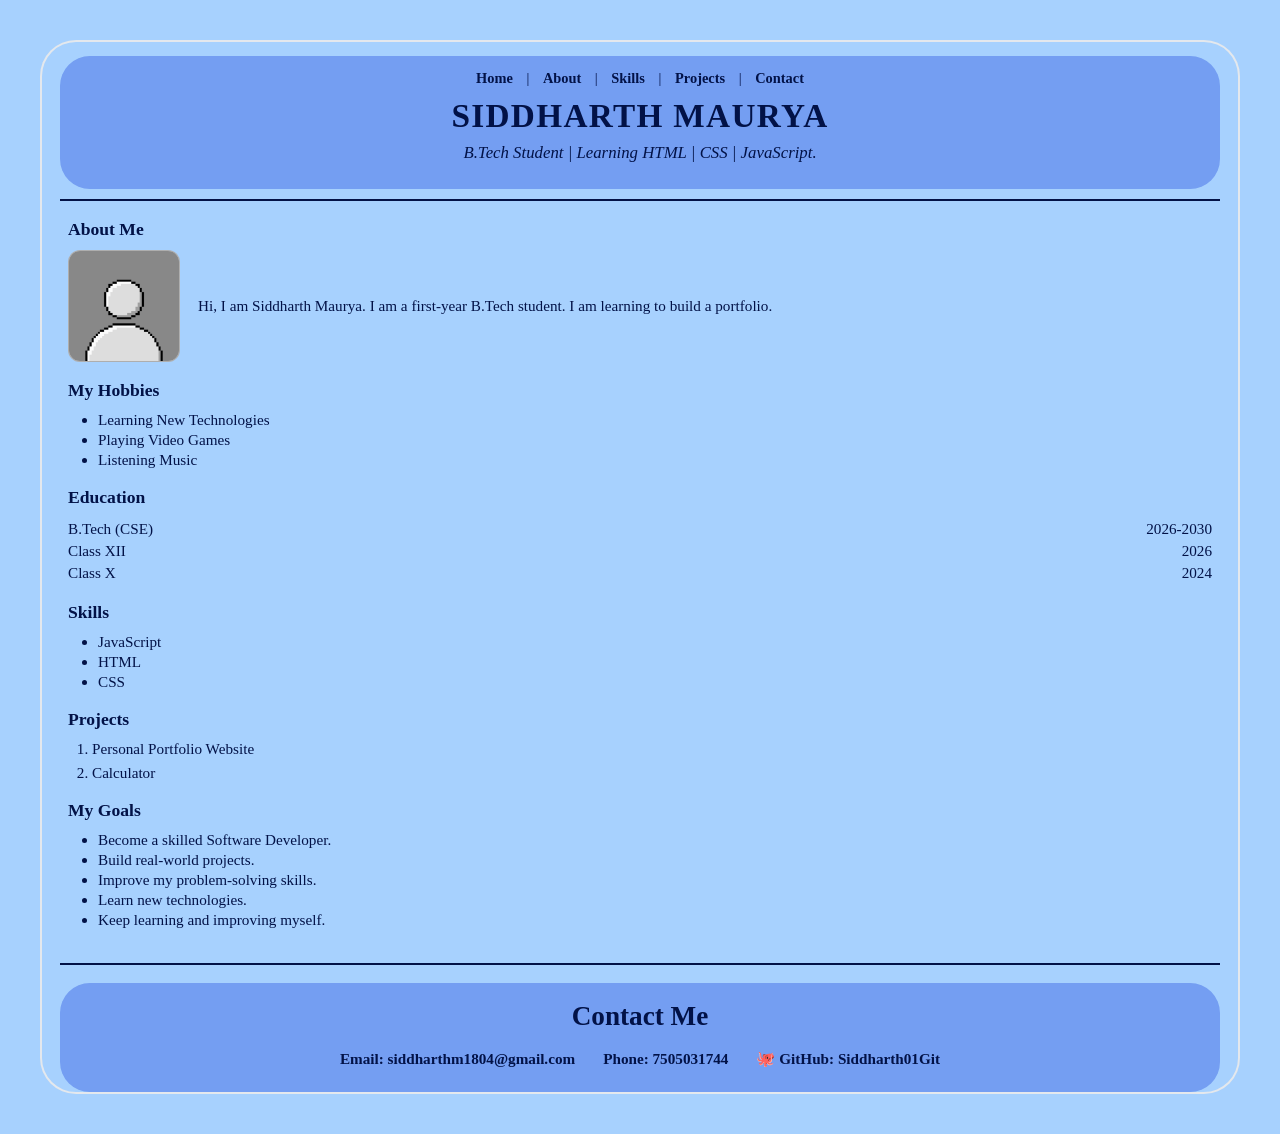
<file: Assignment 01/index.html>
<!DOCTYPE html>
<html lang="en">
<head>
    <meta charset="UTF-8">
    <meta name="viewport" content="width=device-width, initial-scale=1.0">
    <title>Siddharth Maurya | Portfolio</title>
</head>
<body>
    <style>
        :root {
            --page-bg: rgb(167, 209, 254);
            --panel-bg: rgb(116, 158, 242);
            --text: rgb(2, 18, 71);
            --line: rgb(2, 18, 71);
            --card-bg: rgba(255, 255, 255, 0.08);
        }

        * {
            box-sizing: border-box;
        }

        body {
            margin: 40px;
            background: var(--page-bg);
            color: var(--text);
            font-family: Georgia, 'Times New Roman', serif;
        }

        .container {
            width: 100%;
            min-height: calc(100vh - 80px);
            border: 2px solid rgba(236, 236, 236, 0.9);
            border-radius: 36px;
            padding: 14px 18px 0;
            background: var(--page-bg);
        }

        .top-bar {
            background: var(--panel-bg);
            border-radius: 30px;
            padding: 14px 16px 18px;
            margin-bottom: 8px;
        }

        nav {
            text-align: center;
            font-size: 0.9rem;
            margin-bottom: 8px;
        }

        nav a {
            color: var(--text);
            text-decoration: none;
            margin: 0 10px;
            font-weight: 600;
        }

        nav a:hover {
            text-decoration: underline;
        }

        .hero {
            text-align: center;
            padding: 2px 0 8px;
        }

        .hero h1 {
            margin: 0;
            font-size: clamp(2rem, 2.6vw, 2.7rem);
            letter-spacing: 0.04em;
            font-weight: 700;
        }

        .hero p {
            margin: 8px 0 0;
            font-size: 1.05rem;
            font-weight: 500;
            font-style: italic;
        }

        .divider {
            border-top: 2px solid var(--line);
            margin: 10px 0 15px;
        }

        .content {
            padding: 0 8px 12px;
        }

        h2 {
            margin: 18px 0 10px;
            font-size: 1.1rem;
            font-weight: 700;
        }

        .profile {
            display: flex;
            align-items: center;
            gap: 18px;
            margin-bottom: 18px;
        }

        .profile img {
            width: 112px;
            height: 112px;
            object-fit: cover;
            border-radius: 12px;
            background: #d9d9d9;
            border: 1px solid rgba(0,0,0,0.2);
        }

        .profile p {
            margin: 0;
            font-size: 0.95rem;
            line-height: 1.5;
        }

        ul {
            margin: 0 0 12px 20px;
            padding-left: 10px;
        }

        li {
            margin: 2px 0;
            font-size: 0.95rem;
        }

        .edu-table {
            width: 100%;
            border-collapse: collapse;
            margin-top: 4px;
        }

        .edu-table td {
            padding: 2px 0;
            font-size: 0.95rem;
        }

        .edu-table td:last-child {
            text-align: right;
            padding-left: 18px;
        }

        .projects {
            margin: 10px 0 0;
            padding-left: 24px;
        }

        .projects li {
            list-style: decimal;
            margin: 6px 0;
        }

        .contact {
            background: var(--panel-bg);
            border-radius: 30px;
            padding: 18px 20px 24px;
            margin-top: 18px;
            text-align: center;
        }

        .contact h1 {
            margin: 0 0 18px;
            font-size: clamp(1.7rem, 2vw, 2.2rem);
        }

        .contact-row {
            display: flex;
            justify-content: center;
            flex-wrap: wrap;
            gap: 28px;
            font-size: 0.95rem;
            font-weight: 600;
        }

        .contact-row span {
            white-space: nowrap;
        }

        @media (max-width: 700px) {
            body {
                margin: 16px;
            }

            .container {
                padding: 12px 12px 0;
            }

            nav {
                font-size: 0.74rem;
            }

            nav a {
                margin: 0 6px;
            }

            .profile {
                flex-direction: column;
                align-items: flex-start;
            }

            .contact-row {
                gap: 12px;
            }
        }
    </style>
</head>
    <div class="container">
        <header class="top-bar">
            <nav>
                <a href="index.html">Home</a> |
                <a href="about.html">About</a> |
                <a href="skills.html">Skills</a> |
                <a href="projects.html">Projects</a> |
                <a href="contact.html">Contact</a>
            </nav>
            <div class="hero">
                <h1>SIDDHARTH MAURYA</h1>
                <p>B.Tech Student | Learning HTML | CSS | JavaScript.</p>
            </div>
        </header>

        <div class="divider"></div>

        <main class="content">
            <section>
                <h2>About Me</h2>
                <div class="profile">
                    <img src="947163365467588079.jpg" alt="Siddharth Maurya profile picture" />
                    <p>Hi, I am Siddharth Maurya. I am a first-year B.Tech student. I am learning to build a portfolio.</p>
                </div>
            </section>

            <section>
                <h2>My Hobbies</h2>
                <ul>
                    <li>Learning New Technologies</li>
                    <li>Playing Video Games</li>
                    <li>Listening Music</li>
                </ul>
            </section>

            <section>
                <h2>Education</h2>
                <table class="edu-table">
                    <tr>
                        <td>B.Tech (CSE)</td>
                        <td>2026-2030</td>
                    </tr>
                    <tr>
                        <td>Class XII</td>
                        <td>2026</td>
                    </tr>
                    <tr>
                        <td>Class X</td>
                        <td>2024</td>
                    </tr>
                </table>
            </section>

            <section>
                <h2>Skills</h2>
                <ul>
                    <li>JavaScript</li>
                    <li>HTML</li>
                    <li>CSS</li>
                </ul>
            </section>

            <section>
                <h2>Projects</h2>
                <ol class="projects">
                    <li>Personal Portfolio Website</li>
                    <li>Calculator</li>
                </ol>
            </section>

            <section>
                <h2>My Goals</h2>
                <ul>
                    <li>Become a skilled Software Developer.</li>
                    <li>Build real-world projects.</li>
                    <li>Improve my problem-solving skills.</li>
                    <li>Learn new technologies.</li>
                    <li>Keep learning and improving myself.</li>
                </ul>
            </section>
        </main>

        <div class="divider"></div>

        <footer class="contact">
            <h1>Contact Me</h1>
            <div class="contact-row">
                <span>Email: siddharthm1804@gmail.com</span>
                <span>Phone: 7505031744</span>
                <span>🐙 GitHub: Siddharth01Git</span>
            </div>
        </footer>
    </div>
</body>
</html>
</file>
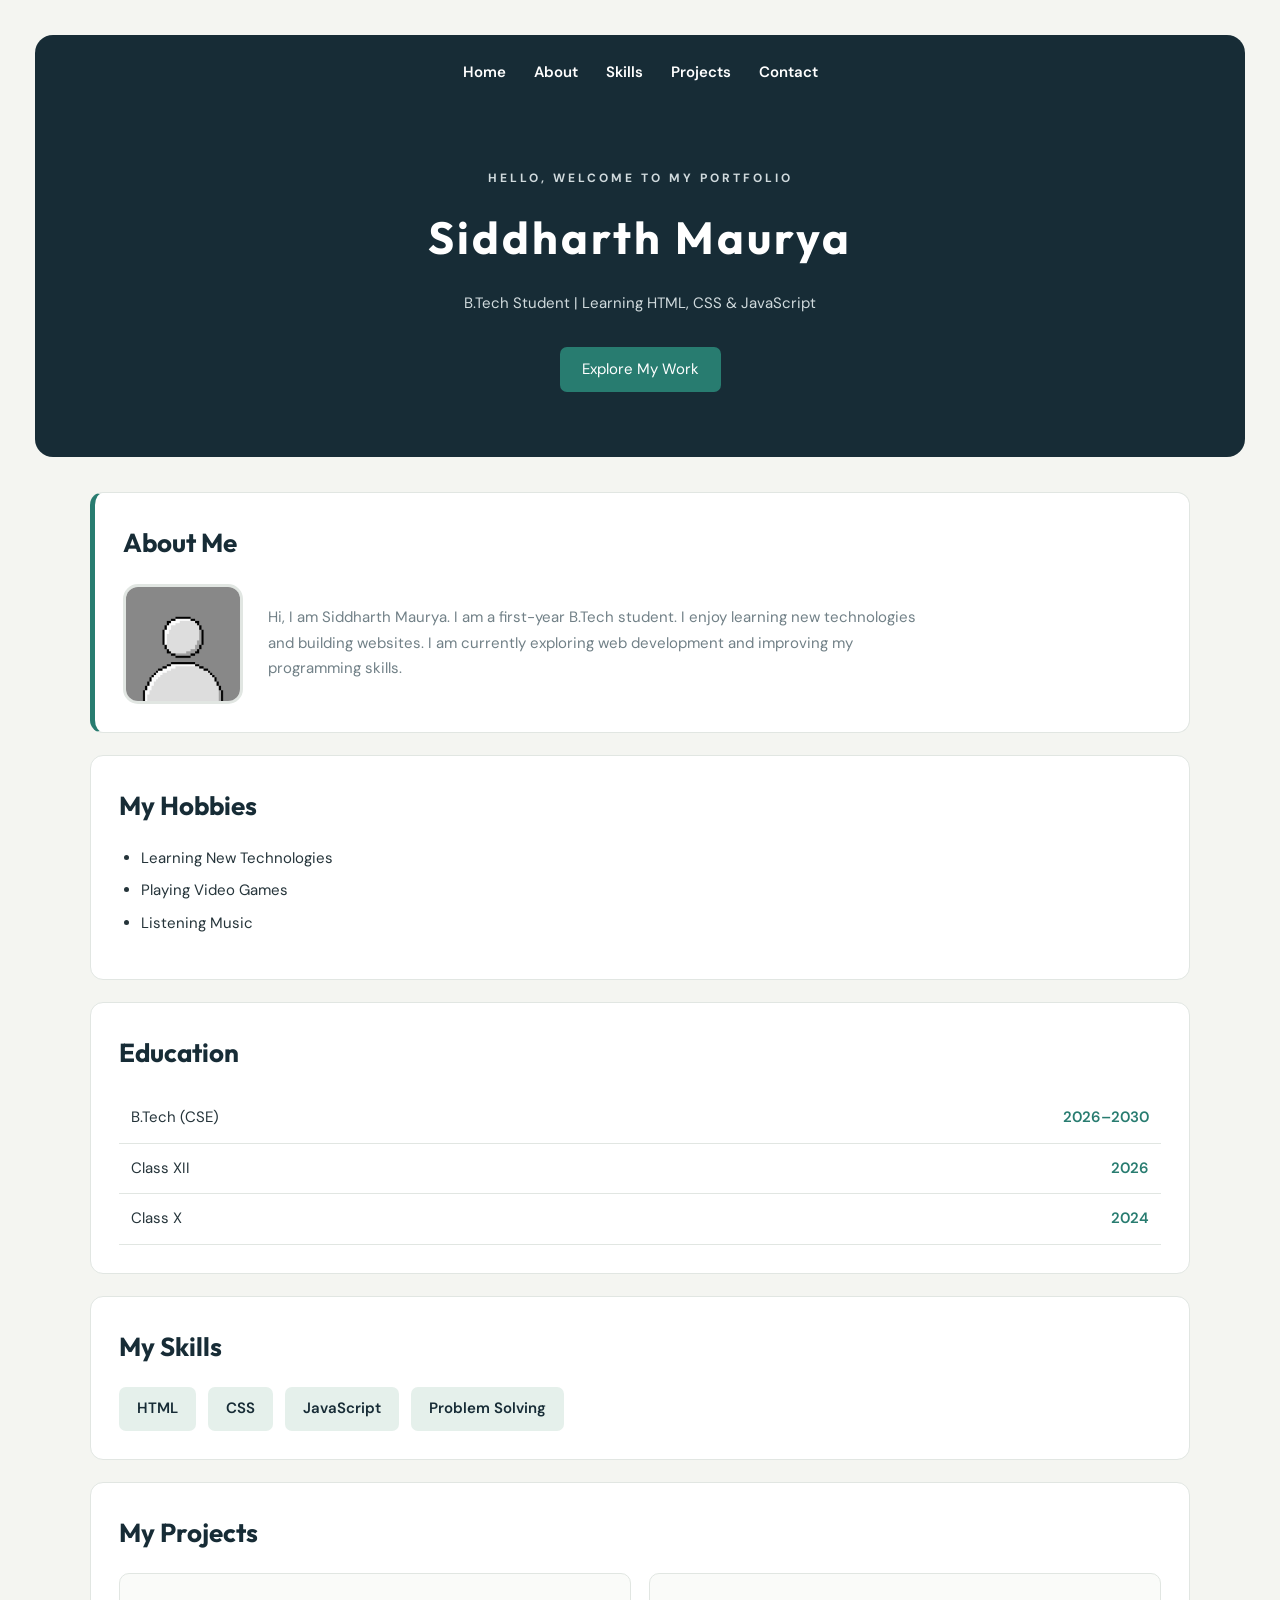
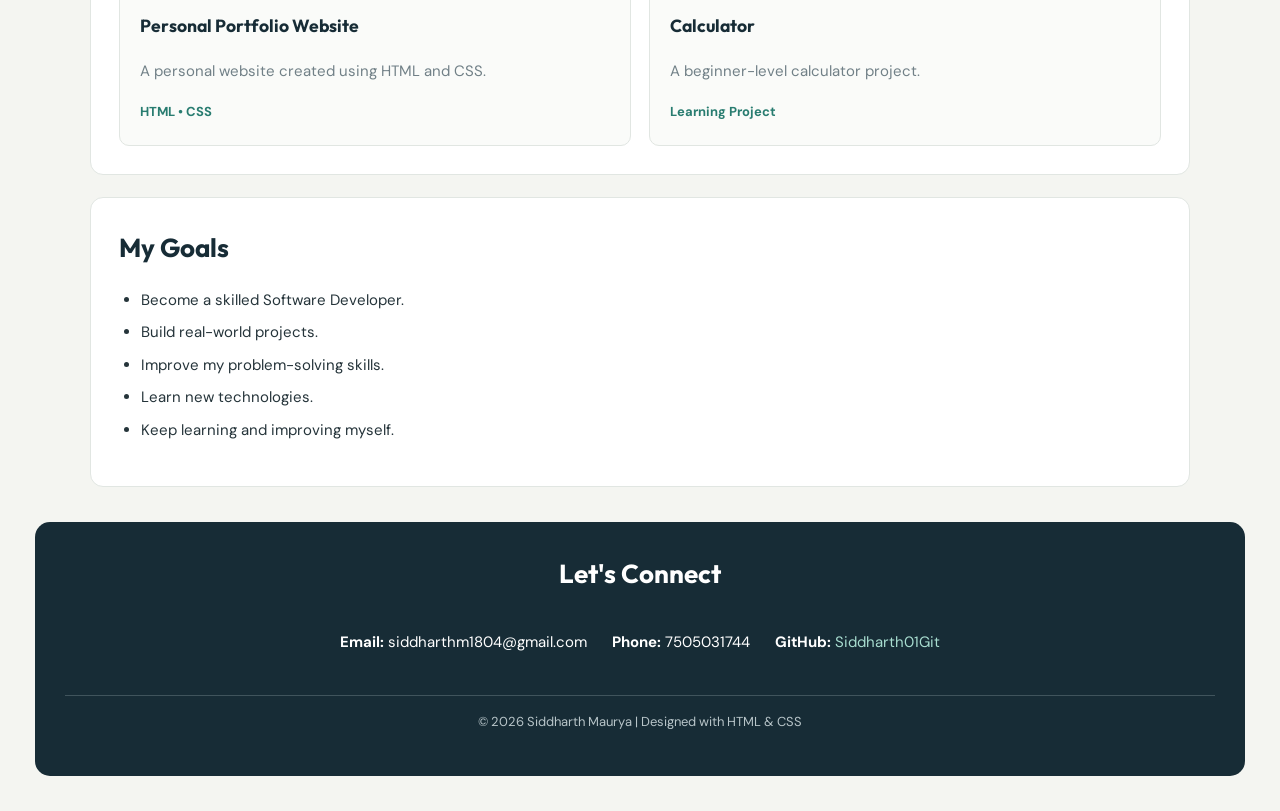
<file: Assignment 04/index.html>
<!DOCTYPE html>
<html lang="en">
<head>
    <meta charset="UTF-8">
    <meta name="viewport" content="width=device-width, initial-scale=1.0">
    <title>Siddharth Maurya | Portfolio</title>
    <link rel="stylesheet" href="style.css">
</head>
<body>
    <header id="home">
        <nav class="navbar">
            <a href="#home">Home</a>
            <a href="#about">About</a>
            <a href="#skills">Skills</a>
            <a href="#projects">Projects</a>
            <a href="#contact">Contact</a>
        </nav>

        <div class="hero-content">
            <p class="eyebrow">HELLO, WELCOME TO MY PORTFOLIO</p>
            <h1>Siddharth Maurya</h1>
            <p>B.Tech Student | Learning HTML, CSS & JavaScript</p>
            <a href="#projects" class="hero-button">Explore My Work</a>
        </div>
    </header>

    <main>

        <section id="about" class="card about-card">
            <h2>About Me</h2>

            <div class="about-content">
                <img src="947163365467588079.jpg"
                     alt="Siddharth Maurya Profile Photo">

                <p>
                    Hi, I am Siddharth Maurya. I am a first-year
                    B.Tech student. I enjoy learning new technologies
                    and building websites. I am currently exploring
                    web development and improving my programming skills.
                </p>
            </div>
        </section>

        <section id="hobbies" class="card">
            <h2>My Hobbies</h2>

            <ul>
                <li>Learning New Technologies</li>
                <li>Playing Video Games</li>
                <li>Listening Music</li>
            </ul>
        </section>

        <section id="education" class="card">
            <h2>Education</h2>

            <table>
                <tr>
                    <td>B.Tech (CSE)</td>
                    <td>2026–2030</td>
                </tr>
                <tr>
                    <td>Class XII</td>
                    <td>2026</td>
                </tr>
                <tr>
                    <td>Class X</td>
                    <td>2024</td>
                </tr>
            </table>
        </section>

        <section id="skills" class="card">
            <h2>My Skills</h2>

            <div class="skill-list">
                <span>HTML</span>
                <span>CSS</span>
                <span>JavaScript</span>
                <span>Problem Solving</span>
            </div>
        </section>

        <section id="projects" class="card">
            <h2>My Projects</h2>

            <div class="project-list">

                <article class="project-item">
                    <h3>Personal Portfolio Website</h3>
                    <p>A personal website created using HTML and CSS.</p>
                    <span class="project-tag">HTML • CSS</span>
                </article>

                <article class="project-item">
                    <h3>Calculator</h3>
                    <p>A beginner-level calculator project.</p>
                    <span class="project-tag">Learning Project</span>
                </article>

            </div>
        </section>

        <section id="goals" class="card">
            <h2>My Goals</h2>

            <ul>
                <li>Become a skilled Software Developer.</li>
                <li>Build real-world projects.</li>
                <li>Improve my problem-solving skills.</li>
                <li>Learn new technologies.</li>
                <li>Keep learning and improving myself.</li>
            </ul>
        </section>

    </main>

    <footer id="contact">
        <h2>Let's Connect</h2>

        <div class="contact-links">
            <p><strong>Email:</strong> siddharthm1804@gmail.com</p>
            <p><strong>Phone:</strong> 7505031744</p>

            <p><strong>GitHub:</strong>
                <a href="https://github.com/Siddharth01Git"
                   target="_blank">
                    Siddharth01Git
                </a>
            </p>
        </div>

        <p class="copyright">
            ©️ 2026 Siddharth Maurya | Designed with HTML & CSS
        </p>
    </footer>
</body>
</html>
</file>
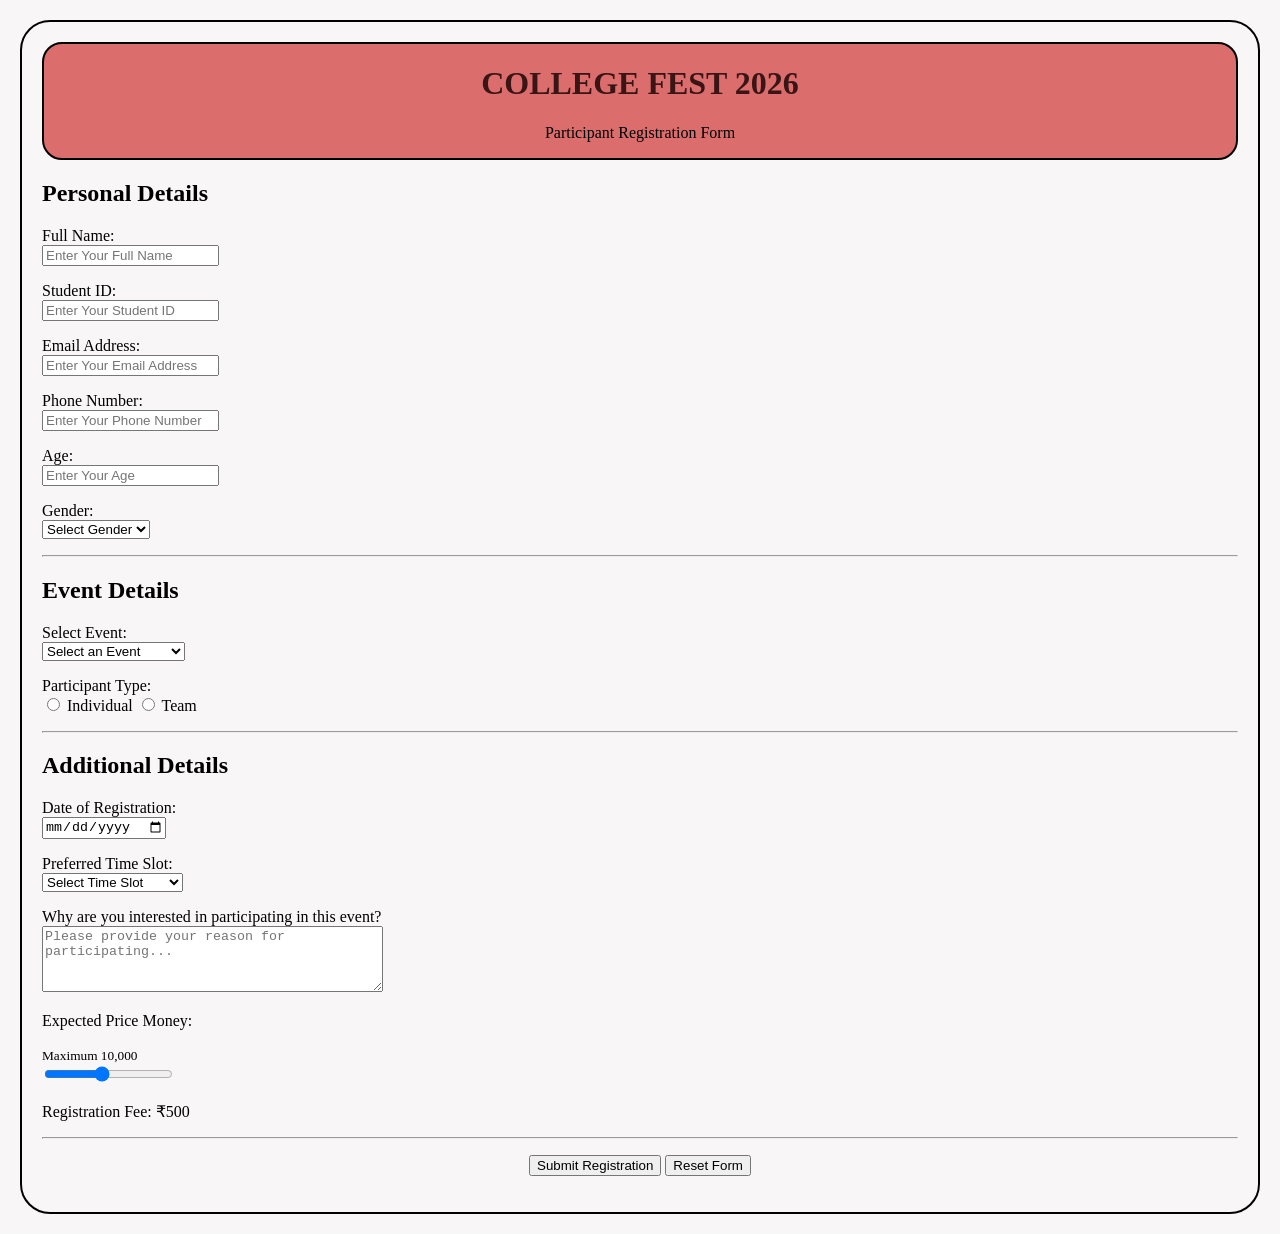
<file: Assignment 02/form.html>
<!DOCTYPE html>
<html lang="en">
<head>
    <meta charset="UTF-8">
    <meta name="viewport" content="width=device-width, initial-scale=1.0">
    <title>COLLEGE FEST | Form</title>
</head>
<body>
    <style>
    body {
        background-color: rgb(248, 246, 246);
        border: 2px solid black;
        border-radius: 30px;
        padding: 20px;
        margin: 20px;
    }
</style>


<div style="border: 2px solid black;
            background-color: rgb(219, 109, 109);
            border-radius: 20px;">
    <header>
        <h1 style="text-align: center; color: rgb(58, 21, 21);">COLLEGE FEST 2026</h1>
        <p style="text-align: center;">Participant Registration Form</p>
    </header>
</div>
<form>
<h2>Personal Details</h2>
<p>Full Name: <br><input type="text" name="fullName" required placeholder="Enter Your Full Name"></p>
<p>Student ID: <br><input type="text" name="studentId" required placeholder="Enter Your Student ID"></p>
<p>Email Address: <br><input type="email" name="email" required placeholder="Enter Your Email Address"></p>
<p>Phone Number: <br><input type="tel" name="phone" required placeholder="Enter Your Phone Number"></p>
<p>Age: <br><input type="number" name="age" required placeholder="Enter Your Age"></p>
<p>Gender: <br>
    <select name="gender" required>
        <option value="">Select Gender</option>
        <option value="male">Male</option>
        <option value="female">Female</option>
        <option value="other">Other</option>
    </select>
</p>

<hr>

<h2>Event Details</h2>
<p>Select Event: <br>
    <select name="event" required>
        <option value="">Select an Event</option>
        <option value="event1">Singing Competition</option>
        <option value="event2">Dance Competition</option>
        <option value="event3">Gaming Tournament</option>
    </select>
</p>
<p>Participant Type: <br>
    <input type="radio" name="participantType" value="individual" required> Individual
    <input type="radio" name="participantType" value="team"> Team
</p>

<hr>

    <h2>Additional Details</h2>
        <p>Date of Registration: <br><input type="date" name="registrationDate" required></p>
        <p>Preferred Time Slot: <br>
    <select name="timeSlot" required>
            <option value="">Select Time Slot</option>
            <option value="slot1">9:00 AM - 11:00 PM</option>
            <option value="slot2">4:00 PM - 6:00 PM</option>
            <option value="slot3">8:00 PM - 10:00 PM</option>
    </select>
        </p>
        <p>Why are you interested in participating in this event? <br><textarea name="interestReason" required rows="4–" cols="40" placeholder="Please provide your reason for participating..."></textarea></p>
        <p>Expected Price Money:</p>
<small>Maximum 10,000</small><br>
        <input type="range" 
                name="expectedPrice" 
                min="1000" 
                max="10000" 
                step="1000" 
                value="5000">
        <p>Registration Fee: ₹500</p>
<hr>
    <div style="text-align: center;">
        <p>
            <input type="submit" value="Submit Registration">
            <input type="reset" value="Reset Form">
        </p>
    </div>
    </form>
</body>
</html>
</file>
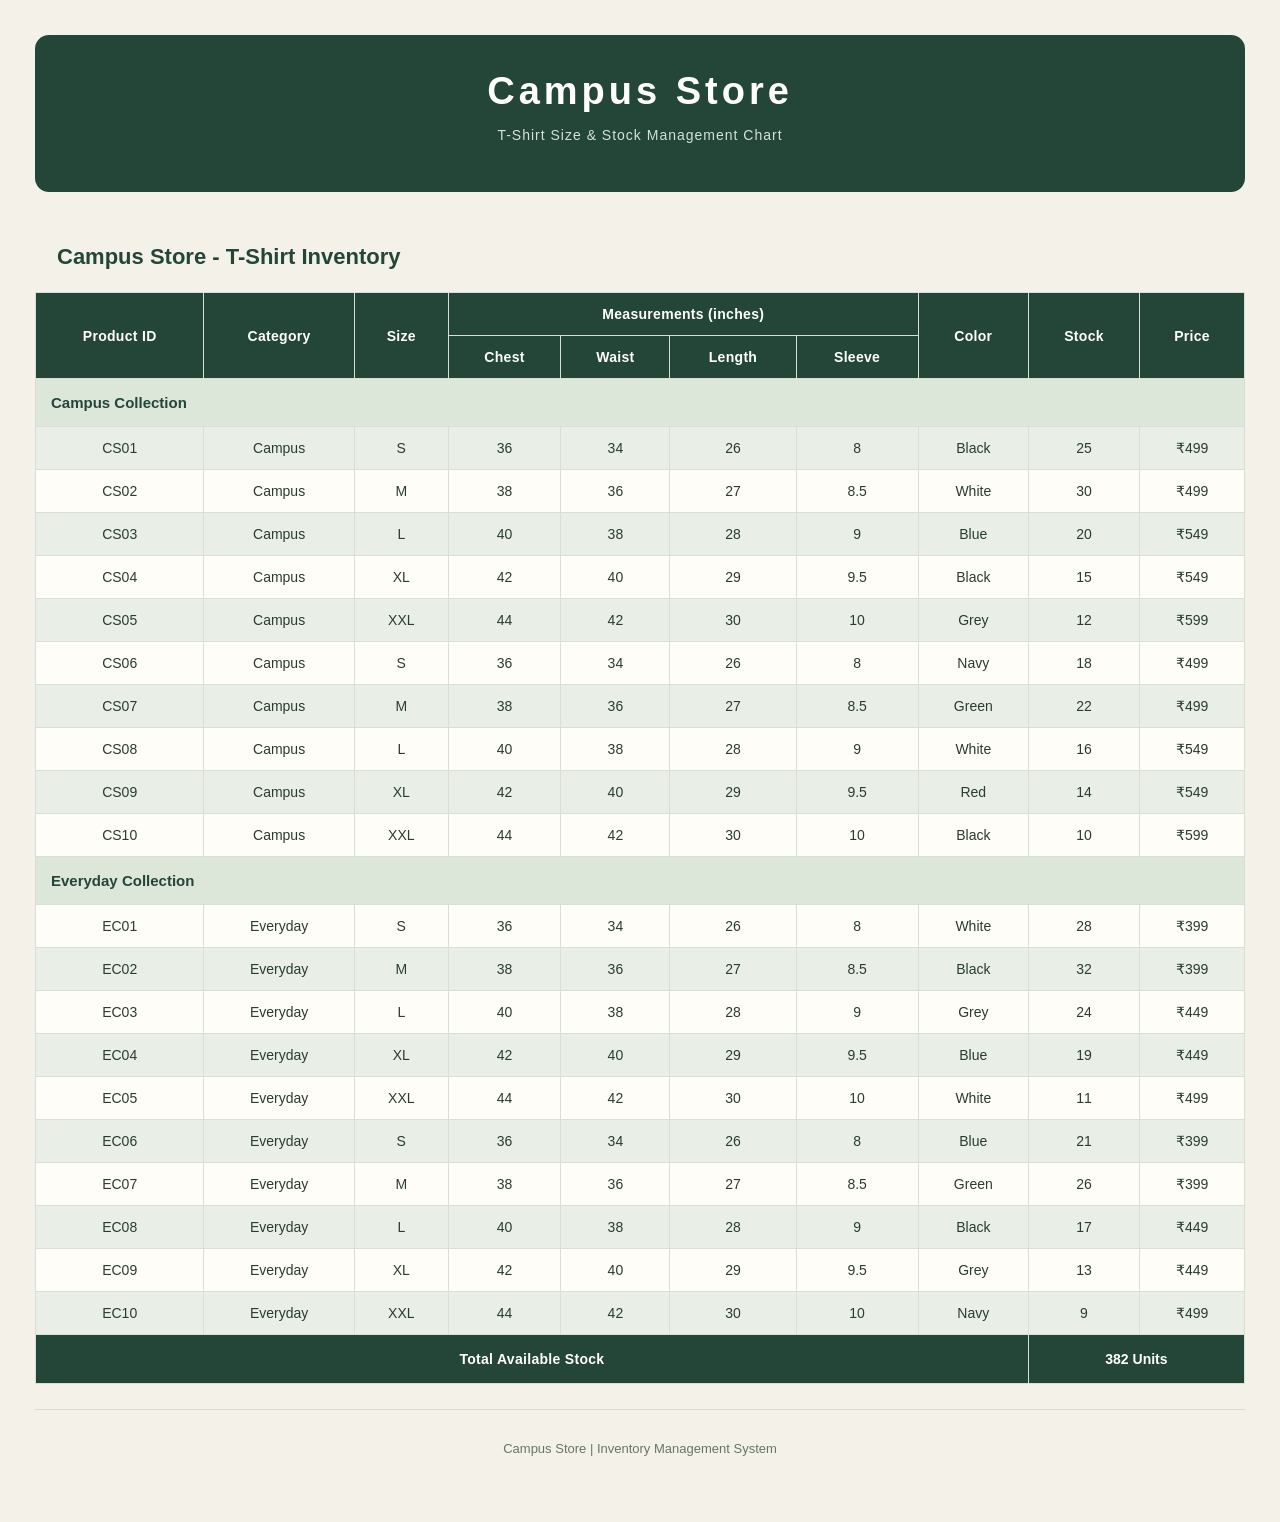
<file: Assignment 03/table.html>
<!DOCTYPE html>
<html lang="en">
<head>
    <meta charset="UTF-8">
    <meta name="viewport" content="width=device-width, initial-scale=1.0">
    <title>Campus Store - T-Shirt Stock Chart</title>
    <link rel="stylesheet" href="style.css">
</head>
<body>
    <header>
        <h1>Campus Store</h1>
        <p>T-Shirt Size & Stock Management Chart</p>
    </header>
    <main>
        <table>
            <caption>Campus Store - T-Shirt Inventory</caption>
            <thead>
                <tr>
                    <th rowspan="2" scope="col">Product ID</th>
                    <th rowspan="2" scope="col">Category</th>
                    <th rowspan="2" scope="col">Size</th>
                    <th colspan="4" scope="colgroup">Measurements (inches)</th>
                    <th rowspan="2" scope="col">Color</th>
                    <th rowspan="2" scope="col">Stock</th>
                    <th rowspan="2" scope="col">Price</th>
                </tr>
                <tr>
                    <th scope="col">Chest</th>
                    <th scope="col">Waist</th>
                    <th scope="col">Length</th>
                    <th scope="col">Sleeve</th>
                </tr>
            </thead>

            <tbody>
                <tr><td colspan="10"><strong>Campus Collection</strong></td></tr>
                <tr><td>CS01</td><td>Campus</td><td>S</td><td>36</td><td>34</td><td>26</td><td>8</td><td>Black</td><td>25</td><td>₹499</td></tr>
                <tr><td>CS02</td><td>Campus</td><td>M</td><td>38</td><td>36</td><td>27</td><td>8.5</td><td>White</td><td>30</td><td>₹499</td></tr>
                <tr><td>CS03</td><td>Campus</td><td>L</td><td>40</td><td>38</td><td>28</td><td>9</td><td>Blue</td><td>20</td><td>₹549</td></tr>
                <tr><td>CS04</td><td>Campus</td><td>XL</td><td>42</td><td>40</td><td>29</td><td>9.5</td><td>Black</td><td>15</td><td>₹549</td></tr>
                <tr><td>CS05</td><td>Campus</td><td>XXL</td><td>44</td><td>42</td><td>30</td><td>10</td><td>Grey</td><td>12</td><td>₹599</td></tr>
                <tr><td>CS06</td><td>Campus</td><td>S</td><td>36</td><td>34</td><td>26</td><td>8</td><td>Navy</td><td>18</td><td>₹499</td></tr>
                <tr><td>CS07</td><td>Campus</td><td>M</td><td>38</td><td>36</td><td>27</td><td>8.5</td><td>Green</td><td>22</td><td>₹499</td></tr>
                <tr><td>CS08</td><td>Campus</td><td>L</td><td>40</td><td>38</td><td>28</td><td>9</td><td>White</td><td>16</td><td>₹549</td></tr>
                <tr><td>CS09</td><td>Campus</td><td>XL</td><td>42</td><td>40</td><td>29</td><td>9.5</td><td>Red</td><td>14</td><td>₹549</td></tr>
                <tr><td>CS10</td><td>Campus</td><td>XXL</td><td>44</td><td>42</td><td>30</td><td>10</td><td>Black</td><td>10</td><td>₹599</td></tr>

                <tr><td colspan="10"><strong>Everyday Collection</strong></td></tr>
                <tr><td>EC01</td><td>Everyday</td><td>S</td><td>36</td><td>34</td><td>26</td><td>8</td><td>White</td><td>28</td><td>₹399</td></tr>
                <tr><td>EC02</td><td>Everyday</td><td>M</td><td>38</td><td>36</td><td>27</td><td>8.5</td><td>Black</td><td>32</td><td>₹399</td></tr>
                <tr><td>EC03</td><td>Everyday</td><td>L</td><td>40</td><td>38</td><td>28</td><td>9</td><td>Grey</td><td>24</td><td>₹449</td></tr>
                <tr><td>EC04</td><td>Everyday</td><td>XL</td><td>42</td><td>40</td><td>29</td><td>9.5</td><td>Blue</td><td>19</td><td>₹449</td></tr>
                <tr><td>EC05</td><td>Everyday</td><td>XXL</td><td>44</td><td>42</td><td>30</td><td>10</td><td>White</td><td>11</td><td>₹499</td></tr>
                <tr><td>EC06</td><td>Everyday</td><td>S</td><td>36</td><td>34</td><td>26</td><td>8</td><td>Blue</td><td>21</td><td>₹399</td></tr>
                <tr><td>EC07</td><td>Everyday</td><td>M</td><td>38</td><td>36</td><td>27</td><td>8.5</td><td>Green</td><td>26</td><td>₹399</td></tr>
                <tr><td>EC08</td><td>Everyday</td><td>L</td><td>40</td><td>38</td><td>28</td><td>9</td><td>Black</td><td>17</td><td>₹449</td></tr>
                <tr><td>EC09</td><td>Everyday</td><td>XL</td><td>42</td><td>40</td><td>29</td><td>9.5</td><td>Grey</td><td>13</td><td>₹449</td></tr>
                <tr><td>EC10</td><td>Everyday</td><td>XXL</td><td>44</td><td>42</td><td>30</td><td>10</td><td>Navy</td><td>9</td><td>₹499</td></tr>
            </tbody>

            <tfoot>
                <tr>
                    <th colspan="8" scope="row">Total Available Stock</th>
                    <td colspan="2">382 Units</td>
                </tr>
            </tfoot>
        </table>
    </main>

    <footer>
        <p>Campus Store | Inventory Management System</p>
    </footer>
</body>
</html>
</file>
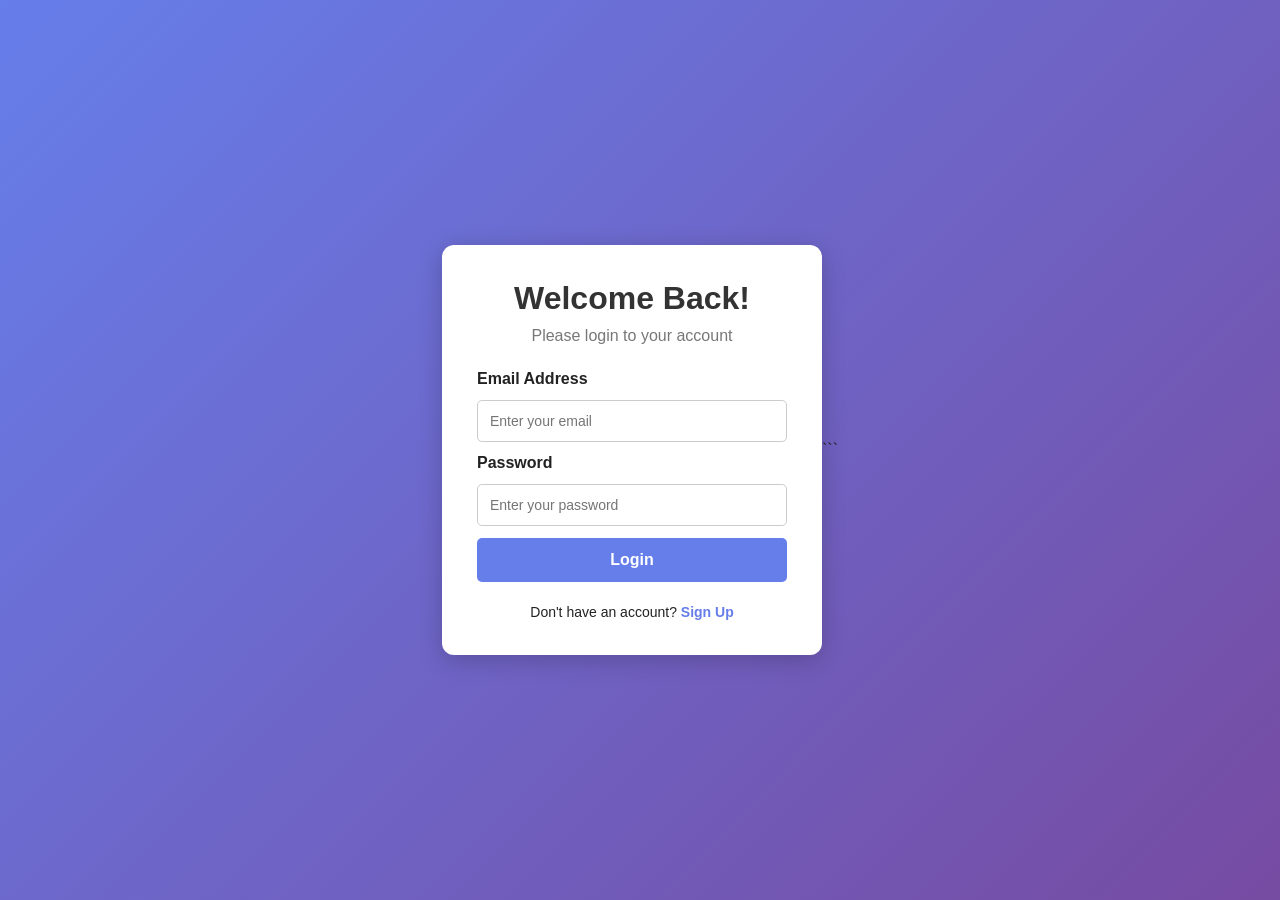
<file: Assignment 06/login.html>
<!DOCTYPE html>
<html lang="en">

<head>
    <meta charset="UTF-8">
    <meta name="viewport" content="width=device-width, initial-scale=1.0">
    <title>Login Page</title>
    <link rel="stylesheet" href="style.css">
</head>

<body class="login-body">

    <div class="login-box">

        <h1>Welcome Back!</h1>

        <p class="login-description">Please login to your account</p>

        <form class="login-form">

            <label for="email">Email Address</label>
            <input type="email" id="email"
                placeholder="Enter your email" required>

            <label for="password">Password</label>
            <input type="password" id="password"
                placeholder="Enter your password" required>

            <button type="submit">Login</button>

        </form>

        <p class="signup-text">
            Don't have an account? <a href="#">Sign Up</a>
        </p>

    </div>

</body>

</html>
```
</file>
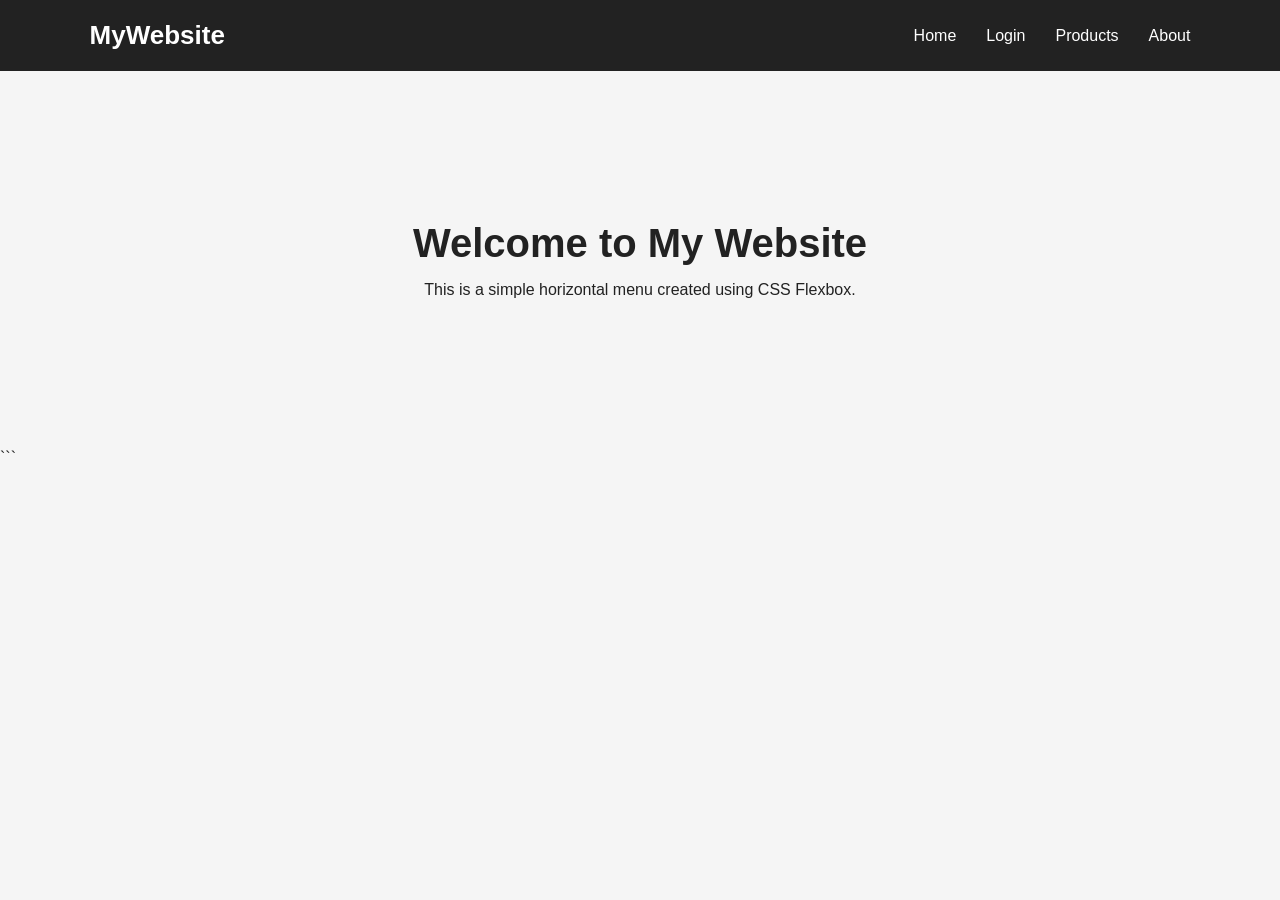
<file: Assignment 06/menu.html>
<!DOCTYPE html>
<html lang="en">

<head>
    <meta charset="UTF-8">
    <meta name="viewport" content="width=device-width, initial-scale=1.0">
    <title>Flexbox Menu</title>
    <link rel="stylesheet" href="style.css">
</head>

<body>

    <div class="menu-container">

        <h2 class="menu-logo">MyWebsite</h2>

        <nav class="menu-links">
            <a href="menu.html">Home</a>
            <a href="login.html">Login</a>
            <a href="products.html">Products</a>
            <a href="navbar-hero.html">About</a>
        </nav>

    </div>

    <main class="menu-content">
        <h1>Welcome to My Website</h1>
        <p>This is a simple horizontal menu created using CSS Flexbox.</p>
    </main>

</body>

</html>
```
</file>
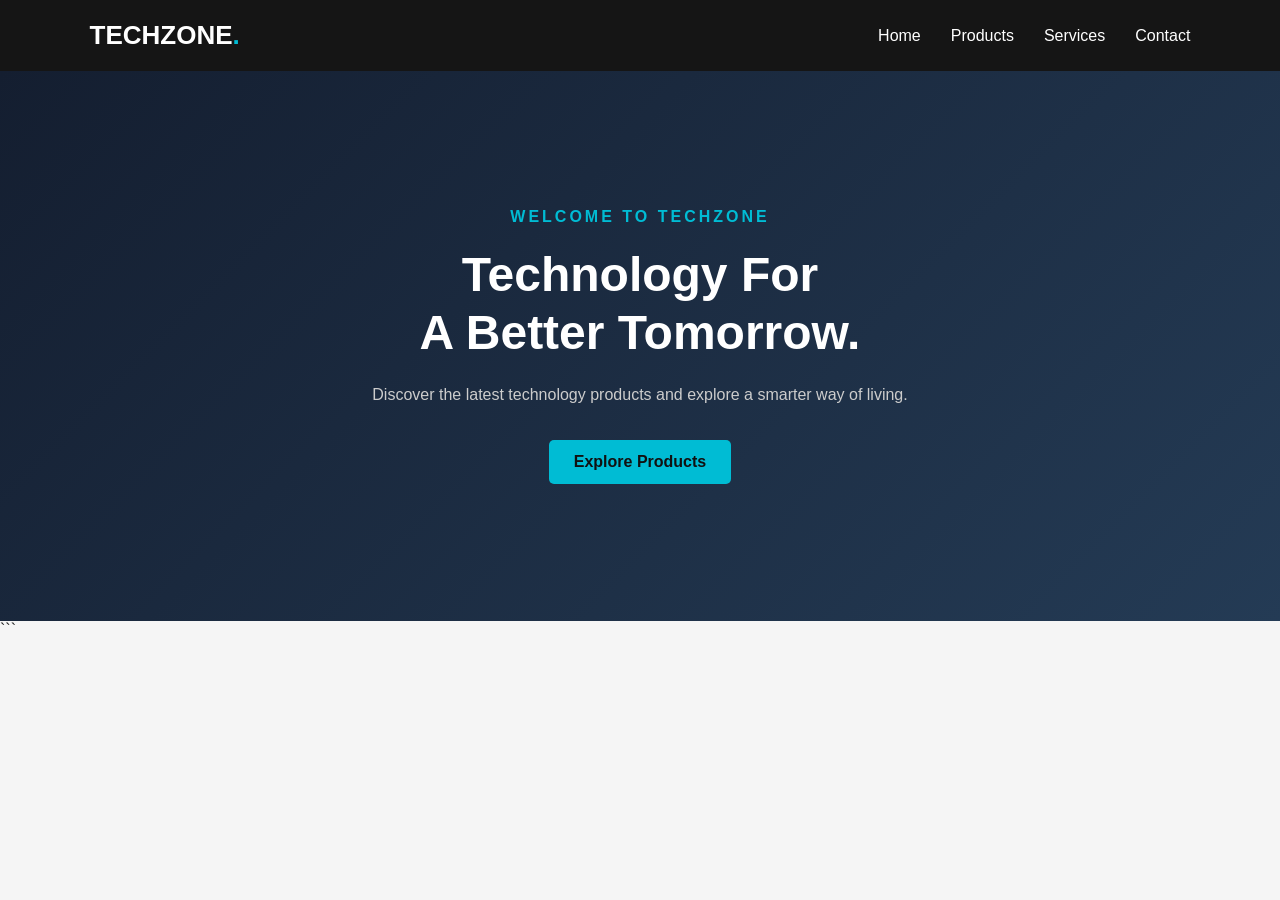
<file: Assignment 06/navbar-hero.html>
<!DOCTYPE html>
<html lang="en">

<head>
    <meta charset="UTF-8">
    <meta name="viewport" content="width=device-width, initial-scale=1.0">
    <title>Navbar and Hero</title>
    <link rel="stylesheet" href="style.css">
</head>

<body>

    <!-- Navigation Bar -->

    <header class="hero-navbar">

        <h2 class="hero-logo">TECHZONE<span>.</span></h2>

        <nav class="hero-links">
            <a href="menu.html">Home</a>
            <a href="products.html">Products</a>
            <a href="#">Services</a>
            <a href="#">Contact</a>
        </nav>

    </header>


    <!-- Hero Section -->

    <section class="main-hero">

        <div class="hero-text">

            <p>WELCOME TO TECHZONE</p>

            <h1>Technology For<br>A Better Tomorrow.</h1>

            <p class="hero-description">
                Discover the latest technology products
                and explore a smarter way of living.
            </p>

            <a href="products.html" class="explore-btn">
                Explore Products
            </a>

        </div>

    </section>

</body>

</html>
```
</file>
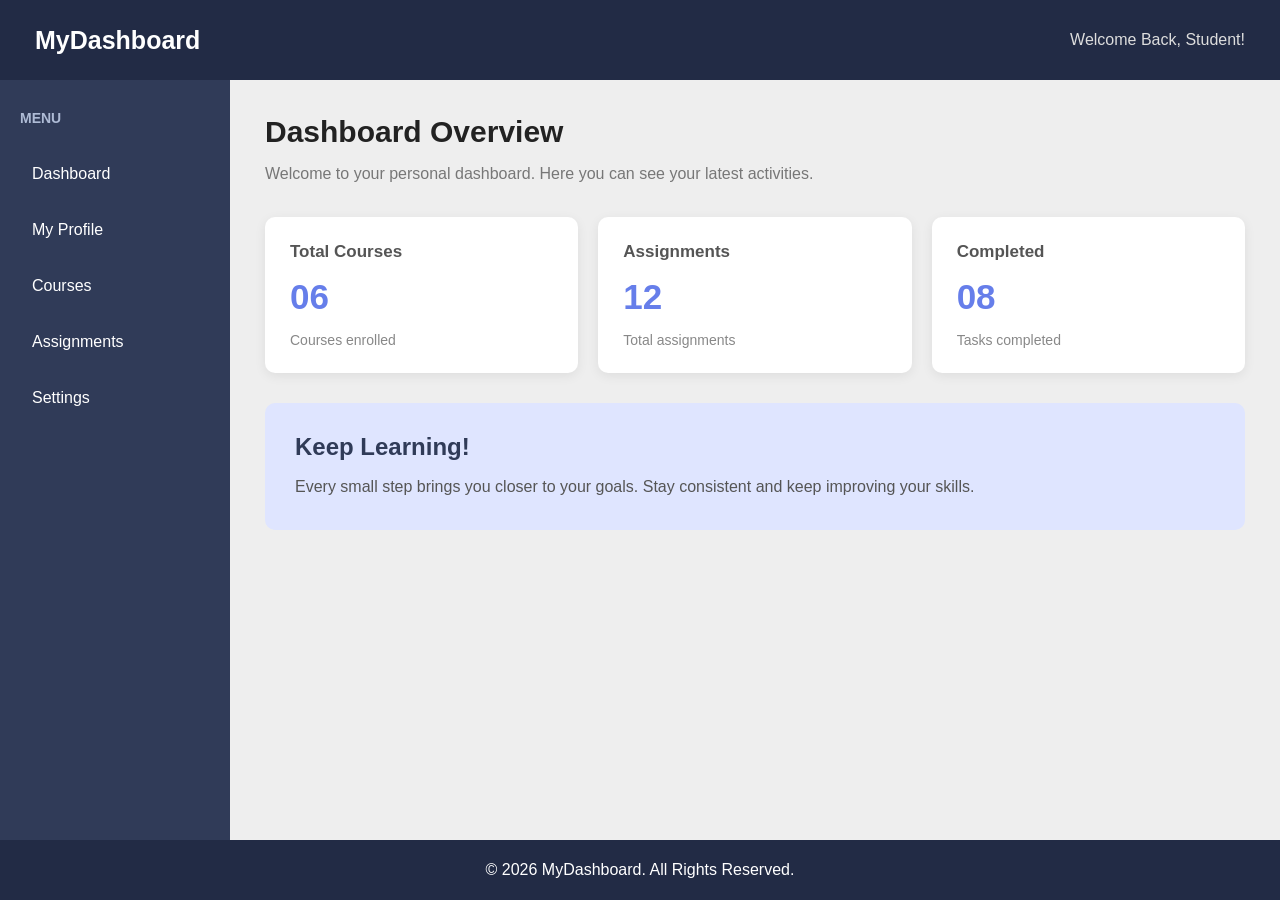
<file: Assingment 07/dashboard.html>
<!DOCTYPE html>
<html lang="en">

<head>
    <meta charset="UTF-8">
    <meta name="viewport" content="width=device-width, initial-scale=1.0">
    <title>Dashboard Layout</title>
    <link rel="stylesheet" href="style.css">
</head>

<body class="dashboard-page">

    <div class="dashboard-container">

        <!-- Header -->

        <header class="dashboard-header">
            <h2>MyDashboard</h2>
            <p>Welcome Back, Student!</p>
        </header>


        <!-- Sidebar -->

        <aside class="dashboard-sidebar">

            <h3>MENU</h3>

            <a href="dashboard.html">Dashboard</a>
            <a href="#">My Profile</a>
            <a href="#">Courses</a>
            <a href="#">Assignments</a>
            <a href="#">Settings</a>

        </aside>


        <!-- Main Content -->

        <main class="dashboard-main">

            <h1>Dashboard Overview</h1>

            <p class="dashboard-description">
                Welcome to your personal dashboard.
                Here you can see your latest activities.
            </p>


            <div class="dashboard-cards">

                <div class="dashboard-card">
                    <h3>Total Courses</h3>
                    <p class="card-number">06</p>
                    <p>Courses enrolled</p>
                </div>

                <div class="dashboard-card">
                    <h3>Assignments</h3>
                    <p class="card-number">12</p>
                    <p>Total assignments</p>
                </div>

                <div class="dashboard-card">
                    <h3>Completed</h3>
                    <p class="card-number">08</p>
                    <p>Tasks completed</p>
                </div>

            </div>


            <div class="dashboard-welcome">

                <h2>Keep Learning!</h2>

                <p>
                    Every small step brings you closer to your goals.
                    Stay consistent and keep improving your skills.
                </p>

            </div>

        </main>


        <!-- Footer -->

        <footer class="dashboard-footer">
            <p>© 2026 MyDashboard. All Rights Reserved.</p>
        </footer>

    </div>

</body>

</html>
</file>
<file: Assignment 04/style.css>
@import url('https://fonts.googleapis.com/css2?family=DM+Sans:wght@400;500;600;700&family=Outfit:wght@400;500;600;700;800&display=swap');

/* DESIGN TOKENS */
:root {
    --background: #f4f5f1;
    --surface: #ffffff;
    --primary: #172c36;
    --accent: #287c70;
    --text: #25343a;
    --muted: #718087;
    --border: #e1e6e2;

    --heading-font: 'Outfit', sans-serif;
    --body-font: 'DM Sans', sans-serif;

    --small-space: 12px;
    --medium-space: 22px;
    --large-space: 35px;

    --heading-size: 26px;
    --body-size: 15px;
}

/* ELEMENT SELECTOR */
* {
    box-sizing: border-box;
}

html {
    scroll-behavior: smooth;
}

body {
    margin: 0;
    padding: 35px;
    background: var(--background);
    color: var(--text);
    font-family: var(--body-font);
    font-size: var(--body-size);
    line-height: 1.7;
}

header {
    background: var(--primary);
    color: white;
    padding: 25px;
    border-radius: 18px;
    text-align: center;
}

/* CLASS SELECTOR */
.navbar {
    display: flex;
    justify-content: center;
    flex-wrap: wrap;
    gap: 28px;
    margin-bottom: 45px;
}

.navbar a {
    color: white;
    text-decoration: none;
    font-weight: 600;
    transition: color 0.3s;
}

/* PSEUDO-CLASS SELECTOR */
.navbar a:hover {
    color: #77c8b7;
}

.hero-content {
    padding: 25px 10px 40px;
}

.eyebrow {
    color: #a8ddd0;
    letter-spacing: 3px;
    font-size: 12px;
    font-weight: 700;
}

.hero-content h1 {
    font-family: var(--heading-font);
    font-size: 45px;
    letter-spacing: 3px;
    margin: 12px 0;
}

.hero-content p {
    color: #d0dadd;
}

.hero-button {
    display: inline-block;
    background: var(--accent);
    color: white;
    text-decoration: none;
    padding: 10px 22px;
    border-radius: 7px;
    margin-top: 15px;
    transition: background 0.3s;
}

.hero-button:hover {
    background: #359888;
}

main {
    max-width: 1100px;
    margin: 35px auto;
}

/* CLASS SELECTOR */
.card {
    background: var(--surface);
    padding: 28px;
    margin-bottom: var(--medium-space);
    border: 1px solid var(--border);
    border-radius: 13px;
    transition: transform 0.3s, box-shadow 0.3s;
}

.card:hover {
    transform: translateY(-3px);
    box-shadow: 0 8px 25px rgba(23, 44, 54, 0.07);
}

/* ID SELECTOR */
#about {
    border-left: 5px solid var(--accent);
}

h2 {
    font-family: var(--heading-font);
    color: var(--primary);
    font-size: var(--heading-size);
    margin-top: 0;
    margin-bottom: 18px;
}

/* DESCENDANT SELECTOR */
.about-content {
    display: flex;
    align-items: center;
    gap: 25px;
}

.about-content img {
    width: 120px;
    height: 120px;
    object-fit: cover;
    border-radius: 15px;
    border: 3px solid var(--border);
}

.about-content p {
    color: var(--muted);
    max-width: 650px;
}

/* CHILD SELECTOR */
.card > ul {
    padding-left: 22px;
}

.card li {
    margin-bottom: 7px;
}

#education table {
    width: 100%;
    border-collapse: collapse;
}

#education td {
    padding: 12px;
    border-bottom: 1px solid var(--border);
}

#education td:last-child {
    text-align: right;
    color: var(--accent);
    font-weight: 600;
}

.skill-list {
    display: flex;
    flex-wrap: wrap;
    gap: 12px;
}

.skill-list span {
    background: #e5f0eb;
    color: var(--primary);
    padding: 9px 18px;
    border-radius: 7px;
    font-weight: 600;
}

.project-list {
    display: grid;
    grid-template-columns: repeat(2, 1fr);
    gap: 18px;
}

.project-item {
    padding: 20px;
    border: 1px solid var(--border);
    border-radius: 10px;
    background: #fafbf9;
    transition: border-color 0.3s;
}

.project-item:hover {
    border-color: var(--accent);
}

.project-item h3 {
    font-family: var(--heading-font);
    color: var(--primary);
}

.project-item p {
    color: var(--muted);
}

.project-tag {
    color: var(--accent);
    font-size: 13px;
    font-weight: 700;
}

/* FOOTER */
footer {
    background: var(--primary);
    color: white;
    padding: 30px;
    border-radius: 15px;
    text-align: center;
}

footer h2 {
    color: white;
}

.contact-links {
    display: flex;
    justify-content: center;
    flex-wrap: wrap;
    gap: 25px;
}

footer a {
    color: #a8ddd0;
    text-decoration: none;
}

footer a:hover {
    text-decoration: underline;
}

.copyright {
    color: #b8c5c9;
    font-size: 13px;
    margin-top: 25px;
    border-top: 1px solid #40545c;
    padding-top: 15px;
}

/* RESPONSIVE DESIGN */
@media (max-width: 650px) {
    body {
        padding: 15px;
    }

    .hero-content h1 {
        font-size: 30px;
    }

    .navbar {
        gap: 15px;
        margin-bottom: 25px;
    }

    .card {
        padding: 20px;
    }

    .about-content {
        flex-direction: column;
        align-items: flex-start;
    }

    .project-list {
        grid-template-columns: 1fr;
    }

    .contact-links {
        flex-direction: column;
        gap: 5px;
    }
}
</file>
<file: Assignment 03/style.css>
:root {
    --primary-color: #234638;
    --secondary-color: #e9efe7;
    --light-color: #fffdf7;
    --text-color: #293b32;
    --border-color: #d8dfd5;
    --spacing: 13px;
    --font-size: 14px;
}

* {
    box-sizing: border-box;
}

body {
    font-family: Arial, sans-serif;
    background-color: #f4f1e8;
    color: var(--text-color);
    margin: 0;
    padding: 35px;
}

header {
    background-color: var(--primary-color);
    color: white;
    padding: 35px 20px;
    border-radius: 14px;
    text-align: center;
    margin-bottom: 30px;
}

header h1 {
    font-size: 38px;
    letter-spacing: 4px;
    margin: 0;
}

header p {
    color: #d6e1d8;
    font-size: 14px;
    letter-spacing: 1px;
}

main {
    max-width: 1250px;
    margin: auto;
    overflow-x: auto;
}

table {
    width: 100%;
    border-collapse: collapse;
    background-color: var(--light-color);
    font-size: var(--font-size);
    border: 1px solid var(--border-color);
}

caption {
    font-size: 22px;
    font-weight: bold;
    padding: 22px;
    color: var(--primary-color);
    text-align: left;
}

thead {
    background-color: var(--primary-color);
    color: white;
}

th, td {
    border: 1px solid var(--border-color);
    padding: var(--spacing);
    text-align: center;
}

th {
    font-weight: bold;
    letter-spacing: 0.3px;
}

tbody tr:nth-child(even) {
    background-color: var(--secondary-color);
}

tbody tr:nth-child(odd) {
    background-color: var(--light-color);
}

tbody tr:hover {
    background-color: #d3e3d2;
    transition: background-color 0.2s ease;
}

tbody tr:has(td[colspan="10"]) {
    background-color: #dce6d9;
    color: var(--primary-color);
    text-align: left;
    font-size: 15px;
}

tbody tr:has(td[colspan="10"]) td {
    text-align: left;
    padding: 15px;
}

tfoot {
    background-color: var(--primary-color);
    color: white;
    font-weight: bold;
}

tfoot th, tfoot td {
    padding: 16px;
}

footer {
    max-width: 1250px;
    margin: 25px auto 0;
    padding: 18px;
    text-align: center;
    color: #66756a;
    border-top: 1px solid var(--border-color);
    font-size: 13px;
}
</file>
<file: Assignment 06/style.css>
/* GENERAL CSS */

* {
    margin: 0;
    padding: 0;
    box-sizing: border-box;
}

body {
    font-family: Arial, sans-serif;
    background-color: #f5f5f5;
    color: #222222;
}


/* =================================
   PAGE 1 - MENU
================================= */

.menu-container {
    background-color: #222222;
    color: white;

    padding: 20px 7%;

    display: flex;
    justify-content: space-between;
    align-items: center;

    gap: 20px;
}

.menu-logo {
    font-size: 26px;
}

.menu-links {
    display: flex;
    align-items: center;
    gap: 30px;
}

.menu-links a {
    color: white;
    text-decoration: none;
    font-size: 16px;
}

.menu-links a:hover {
    color: orange;
}

.menu-content {
    text-align: center;
    padding: 150px 20px;
}

.menu-content h1 {
    font-size: 40px;
    margin-bottom: 15px;
}


/* =================================
   PAGE 2 - LOGIN
================================= */

.login-body {
    min-height: 100vh;

    display: flex;
    justify-content: center;
    align-items: center;

    background: linear-gradient(135deg, #667eea, #764ba2);
}

.login-box {
    width: 380px;
    max-width: 90%;

    background-color: white;
    padding: 35px;

    border-radius: 12px;

    box-shadow: 0 5px 25px rgba(0,0,0,0.2);

    text-align: center;
}

.login-box h1 {
    margin-bottom: 10px;
    color: #333333;
}

.login-description {
    color: #777777;
    margin-bottom: 25px;
}

.login-form {
    display: flex;
    flex-direction: column;
    gap: 12px;

    text-align: left;
}

.login-form label {
    font-weight: bold;
}

.login-form input {
    padding: 12px;
    border: 1px solid #cccccc;
    border-radius: 5px;
    font-size: 14px;
}

.login-form button {
    padding: 13px;

    background-color: #667eea;
    color: white;

    border: none;
    border-radius: 5px;

    font-size: 16px;
    font-weight: bold;

    cursor: pointer;
}

.login-form button:hover {
    background-color: #4c5fc0;
}

.signup-text {
    margin-top: 22px;
    font-size: 14px;
}

.signup-text a {
    color: #667eea;
    text-decoration: none;
    font-weight: bold;
}


/* =================================
   PAGE 3 - PRODUCTS
================================= */

.product-header {
    text-align: center;
    padding: 45px 20px;
}

.product-header h1 {
    font-size: 36px;
    margin-bottom: 10px;
}

.product-header p {
    color: #777777;
}


/* Flexbox Product Container */

.product-container {
    display: flex;

    flex-direction: row;
    flex-wrap: wrap;

    justify-content: center;
    align-items: stretch;

    gap: 25px;

    padding: 20px 5% 60px;
}


/* Product Cards */

.product-card {
    background-color: white;

    flex-grow: 1;
    flex-shrink: 1;
    flex-basis: 220px;

    max-width: 280px;

    padding: 15px;

    border-radius: 10px;

    text-align: center;

    box-shadow: 0 3px 15px rgba(0,0,0,0.1);
}

.product-card img {
    width: 100%;
    height: 180px;

    object-fit: cover;

    border-radius: 7px;
}

.product-card h3 {
    margin: 15px 0 10px;
}

.product-card p {
    color: #667eea;
    font-size: 18px;
    font-weight: bold;
    margin-bottom: 15px;
}

.product-card button {
    background-color: #222222;
    color: white;

    border: none;
    border-radius: 5px;

    padding: 10px 20px;

    cursor: pointer;
}

.product-card button:hover {
    background-color: #667eea;
}


/* =================================
   PAGE 4 - NAVBAR AND HERO
================================= */


/* Navigation Bar */

.hero-navbar {
    display: flex;

    justify-content: space-between;
    align-items: center;

    gap: 20px;

    background-color: #151515;
    color: white;

    padding: 20px 7%;
}

.hero-logo {
    font-size: 26px;
}

.hero-logo span {
    color: #00bcd4;
}

.hero-links {
    display: flex;
    align-items: center;
    gap: 30px;
}

.hero-links a {
    color: white;
    text-decoration: none;
}

.hero-links a:hover {
    color: #00bcd4;
}


/* Hero Section */

.main-hero {
    min-height: 550px;

    display: flex;

    flex-direction: column;

    justify-content: center;
    align-items: center;

    text-align: center;

    padding: 40px 20px;

    background: linear-gradient(135deg, #141e30, #243b55);

    color: white;
}

.hero-text {
    max-width: 650px;
}

.hero-text > p:first-child {
    color: #00bcd4;
    letter-spacing: 3px;
    font-weight: bold;
    margin-bottom: 20px;
}

.hero-text h1 {
    font-size: 48px;
    line-height: 1.2;
    margin-bottom: 20px;
}

.hero-description {
    color: #cccccc;
    line-height: 1.8;
    margin-bottom: 30px;
}

.explore-btn {
    display: inline-block;

    background-color: #00bcd4;
    color: #111111;

    padding: 13px 25px;

    text-decoration: none;
    font-weight: bold;

    border-radius: 5px;
}

.explore-btn:hover {
    background-color: white;
}


/* =================================
   RESPONSIVE DESIGN
================================= */

@media (max-width: 650px) {

    .menu-container,
    .hero-navbar {
        flex-direction: column;
    }

    .menu-links,
    .hero-links {
        flex-wrap: wrap;
        justify-content: center;
        gap: 15px;
    }

    .hero-text h1 {
        font-size: 34px;
    }

    .menu-content h1 {
        font-size: 30px;
    }

}
</file>
<file: Assingment 07/style.css>
/* =====================================
   GENERAL CSS
===================================== */

* {
    margin: 0;
    padding: 0;
    box-sizing: border-box;
}

body {
    font-family: Arial, sans-serif;
    color: #222222;
}


/* =====================================
   PAGE 1 - PHOTO GALLERY
===================================== */

.gallery-page {
    background-color: #f5f5f5;
}

.gallery-header {
    text-align: center;
    padding: 45px 20px;
}

.gallery-header h1 {
    font-size: 36px;
    margin-bottom: 12px;
}

.gallery-header p {
    color: #777777;
}


/* CSS GRID GALLERY */

.gallery-container {
    display: grid;

    grid-template-columns: repeat(3, 1fr);

    gap: 20px;

    padding: 20px 7%;
}

.gallery-item {
    overflow: hidden;
    border-radius: 10px;
    height: 250px;
}

.gallery-item img {
    width: 100%;
    height: 100%;

    object-fit: cover;

    border-radius: 10px;

    transition: 0.3s;
}

.gallery-item img:hover {
    transform: scale(1.08);
}

.gallery-footer {
    background-color: #222222;
    color: white;

    text-align: center;
    padding: 25px;

    margin-top: 40px;
}


/* =====================================
   PAGE 2 - PRODUCT GRID
===================================== */

.product-page {
    background-color: #f5f5f5;
}

.product-header {
    text-align: center;
    padding: 45px 20px;
}

.product-header h1 {
    font-size: 36px;
    margin-bottom: 12px;
}

.product-header p {
    color: #777777;
}


/* RESPONSIVE CSS GRID */

.product-grid {
    display: grid;

    grid-template-columns: repeat(auto-fit, minmax(200px, 1fr));

    gap: 25px;

    padding: 20px 6%;
}

.grid-product {
    background-color: white;

    padding: 15px;

    border-radius: 10px;

    text-align: center;

    box-shadow: 0 4px 15px rgba(0,0,0,0.08);

    transition: 0.3s;
}

.grid-product:hover {
    transform: translateY(-5px);
}

.grid-product img {
    width: 100%;
    height: 180px;

    object-fit: cover;

    border-radius: 7px;
}

.grid-product h3 {
    margin: 15px 0 10px;
    font-size: 18px;
}

.grid-product p {
    color: #667eea;

    font-size: 18px;
    font-weight: bold;

    margin-bottom: 15px;
}

.grid-product button {
    background-color: #222222;
    color: white;

    border: none;
    border-radius: 5px;

    padding: 10px 20px;

    cursor: pointer;
}

.grid-product button:hover {
    background-color: #667eea;
}

.product-footer {
    background-color: #222222;
    color: white;

    text-align: center;
    padding: 25px;

    margin-top: 40px;
}


/* =====================================
   PAGE 3 - DASHBOARD
===================================== */

.dashboard-page {
    background-color: #eeeeee;
}


/* MAIN GRID LAYOUT */

.dashboard-container {
    min-height: 100vh;

    display: grid;

    grid-template-columns: 230px 1fr;

    grid-template-rows: 80px 1fr 60px;

    grid-template-areas:
        "header header"
        "sidebar main"
        "footer footer";
}


/* HEADER AREA */

.dashboard-header {
    grid-area: header;

    background-color: #222b45;
    color: white;

    display: flex;

    justify-content: space-between;
    align-items: center;

    padding: 20px 35px;
}

.dashboard-header h2 {
    font-size: 25px;
}

.dashboard-header p {
    color: #dddddd;
}


/* SIDEBAR AREA */

.dashboard-sidebar {
    grid-area: sidebar;

    background-color: #303b58;
    color: white;

    padding: 30px 20px;
}

.dashboard-sidebar h3 {
    font-size: 14px;
    color: #aebbd5;

    margin-bottom: 25px;
}

.dashboard-sidebar a {
    display: block;

    color: white;
    text-decoration: none;

    padding: 14px 12px;

    margin-bottom: 10px;

    border-radius: 5px;
}

.dashboard-sidebar a:hover {
    background-color: #465575;
}


/* MAIN CONTENT AREA */

.dashboard-main {
    grid-area: main;

    padding: 35px;
}

.dashboard-main h1 {
    font-size: 30px;
    margin-bottom: 12px;
}

.dashboard-description {
    color: #777777;
    margin-bottom: 30px;
    line-height: 1.6;
}


/* DASHBOARD CARDS */

.dashboard-cards {
    display: grid;

    grid-template-columns: repeat(3, 1fr);

    gap: 20px;
}

.dashboard-card {
    background-color: white;

    padding: 25px;

    border-radius: 10px;

    box-shadow: 0 3px 12px rgba(0,0,0,0.07);
}

.dashboard-card h3 {
    font-size: 17px;
    color: #555555;
}

.card-number {
    font-size: 35px;
    font-weight: bold;

    color: #667eea;

    margin: 15px 0;
}

.dashboard-card p:last-child {
    color: #888888;
    font-size: 14px;
}


/* WELCOME BOX */

.dashboard-welcome {
    background-color: #dfe5ff;

    padding: 30px;

    margin-top: 30px;

    border-radius: 10px;
}

.dashboard-welcome h2 {
    margin-bottom: 12px;
    color: #303b58;
}

.dashboard-welcome p {
    color: #555555;
    line-height: 1.7;
}


/* FOOTER AREA */

.dashboard-footer {
    grid-area: footer;

    background-color: #222b45;
    color: white;

    display: flex;

    justify-content: center;
    align-items: center;
}


/* =====================================
   RESPONSIVE DESIGN
===================================== */

@media (max-width: 750px) {

    .gallery-container {
        grid-template-columns: repeat(2, 1fr);
    }

    .dashboard-container {
        grid-template-columns: 1fr;

        grid-template-rows: auto auto 1fr auto;

        grid-template-areas:
            "header"
            "sidebar"
            "main"
            "footer";
    }

    .dashboard-sidebar {
        padding: 15px;
    }

    .dashboard-sidebar a {
        display: inline-block;
        margin: 5px;
    }

    .dashboard-cards {
        grid-template-columns: 1fr;
    }

}

@media (max-width: 450px) {

    .gallery-container {
        grid-template-columns: 1fr;
    }

    .dashboard-header {
        padding: 15px;
        gap: 10px;
    }

    .dashboard-main {
        padding: 20px;
    }

}
</file>
